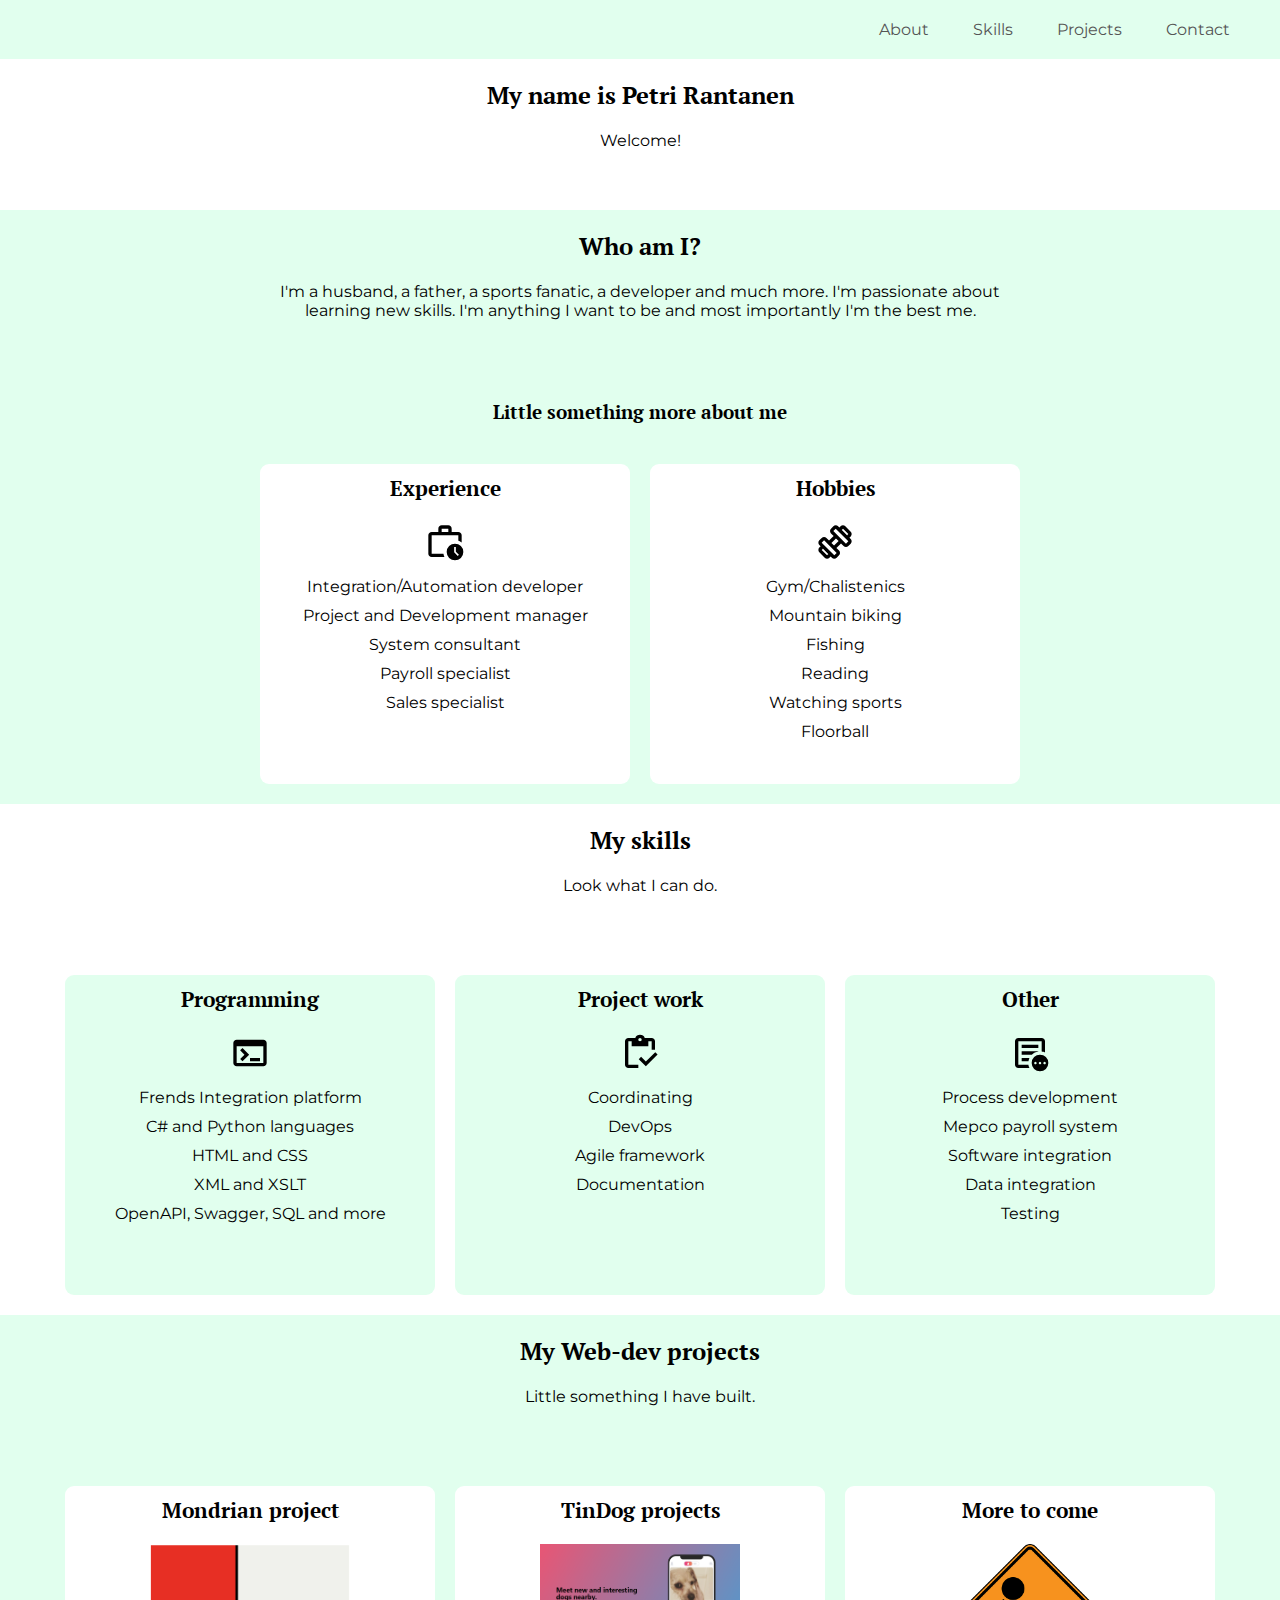
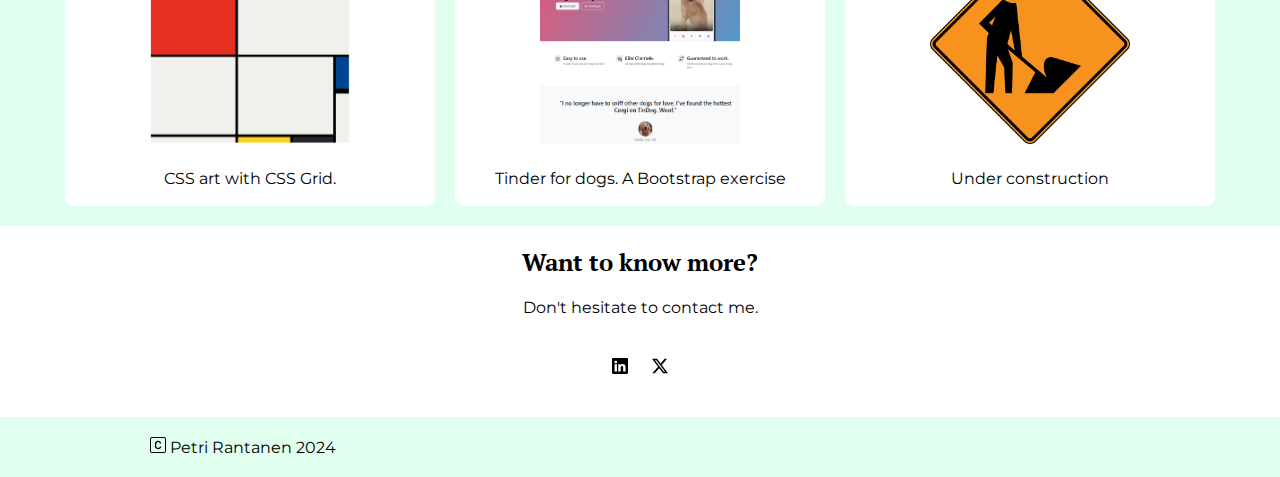
<file: index.html>
<!DOCTYPE html>
<html lang="en">
<head>
    <meta charset="UTF-8">
    <meta name="viewport" content="width=device-width, initial-scale=1.0">
    <title>PR Capstone2</title>
    <link rel="preconnect" href="https://fonts.googleapis.com">
    <link rel="preconnect" href="https://fonts.gstatic.com" crossorigin>
    <link href="https://fonts.googleapis.com/css2?family=PT+Serif:ital,wght@0,400;0,700;1,400;1,700&display=swap" rel="stylesheet">
    <link href="https://fonts.googleapis.com/css2?family=Montserrat:ital,wght@0,100..900;1,100..900&family=PT+Serif:ital,wght@0,400;0,700;1,400;1,700&display=swap" rel="stylesheet">
    <link rel="stylesheet" href="./css/styles.css">
</head>
<body>
    <section id="navbar" class="montserrat-regular">
        <div class="nav-container">
            <ul class="nav">
                <li class="nav-item"><a href="#about" class="nav-link">About</a></li>
                <li class="nav-item"><a href="#skills" class="nav-link">Skills</a></li>
                <li class="nav-item"><a href="#projects" class="nav-link">Projects</a></li>
                <li class="nav-item"><a href="#contact" class="nav-link">Contact</a></li>
            </ul>
        </div>
    </section>
    <section id="title" class="pt-serif-regular white-class">
        <div class="centered-container white-class">
            <h2 class="white-class">My name is Petri Rantanen</h2>
            <p class="montserrat-regular basic-text white-class">Welcome!</p>
        </div>
    </section>
    <section id="about" class="pt-serif-regular">
        <div class="centered-container">
            <h2>Who am I?</h2>
            <p class="montserrat-regular basic-text">I'm a husband, a father, a sports fanatic, a developer and much more. 
                I'm passionate about learning new skills. I'm anything I want to be and most importantly I'm the best me.</p>
        </div>
        <div class="centered-container">
            <h3>Little something more about me</h3>
        </div>
        <div class="card-container">
            <div class="card white-class">
                <div class="card-title white-class">Experience</div>
                <svg class="white-class" xmlns="http://www.w3.org/2000/svg" height="40" viewBox="0 -960 960 960" width="40"><path d="M160-200v-440 440-15 15Zm0 80q-33 0-56.5-23.5T80-200v-440q0-33 23.5-56.5T160-720h160v-80q0-33 23.5-56.5T400-880h160q33 0 56.5 23.5T640-800v80h160q33 0 56.5 23.5T880-640v171q-18-13-38-22.5T800-508v-132H160v440h283q3 21 9 41t15 39H160Zm240-600h160v-80H400v80ZM720-40q-83 0-141.5-58.5T520-240q0-83 58.5-141.5T720-440q83 0 141.5 58.5T920-240q0 83-58.5 141.5T720-40Zm20-208v-112h-40v128l86 86 28-28-74-74Z"/></svg>
                <div class="card-features montserrat-regular">
                    <ul class="white-class">
                        <li class="white-class">Integration/Automation developer</li>
                        <li class="white-class">Project and Development manager</li>
                        <li class="white-class">System consultant</li>
                        <li class="white-class">Payroll specialist</li>
                        <li class="white-class">Sales specialist</li>
                    </ul>
                </div>
            </div>
            <div class="card white-class">
                <div class="card-title white-class">Hobbies</div>
                <svg class="white-class" xmlns="http://www.w3.org/2000/svg" height="40" viewBox="0 -960 960 960" width="40"><path d="m826-585-56-56 30-31-128-128-31 30-57-57 30-31q23-23 57-22.5t57 23.5l129 129q23 23 23 56.5T857-615l-31 30ZM346-104q-23 23-56.5 23T233-104L104-233q-23-23-23-56.5t23-56.5l30-30 57 57-31 30 129 129 30-31 57 57-30 30Zm397-336 57-57-303-303-57 57 303 303ZM463-160l57-58-302-302-58 57 303 303Zm-6-234 110-109-64-64-109 110 63 63Zm63 290q-23 23-57 23t-57-23L104-406q-23-23-23-57t23-57l57-57q23-23 56.5-23t56.5 23l63 63 110-110-63-62q-23-23-23-57t23-57l57-57q23-23 56.5-23t56.5 23l303 303q23 23 23 56.5T857-441l-57 57q-23 23-57 23t-57-23l-62-63-110 110 63 63q23 23 23 56.5T577-161l-57 57Z"/></svg>
                <div class="card-features montserrat-regular">
                    <ul class="white-class">
                        <li class="white-class">Gym/Chalistenics</li>
                        <li class="white-class">Mountain biking</li>
                        <li class="white-class">Fishing</li>
                        <li class="white-class">Reading</li>
                        <li class="white-class">Watching sports</li>
                        <li class="white-class">Floorball</li>
                    </ul>
                </div>
            </div>
        </div>
    </section>
    <section id="skills" class="pt-serif-regular white-class">
        <div class="centered-container white-class">
            <h2 class="white-class">My skills</h2>
            <p class="montserrat-regular basic-text white-class">Look what I can do.</p>
        </div>
        <div class="card-container white-class">
            <div class="card">
                <div class="card-title">Programming</div>
                <svg xmlns="http://www.w3.org/2000/svg" height="40" viewBox="0 -960 960 960" width="40"><path d="M160-160q-33 0-56.5-23.5T80-240v-480q0-33 23.5-56.5T160-800h640q33 0 56.5 23.5T880-720v480q0 33-23.5 56.5T800-160H160Zm0-80h640v-400H160v400Zm140-40-56-56 103-104-104-104 57-56 160 160-160 160Zm180 0v-80h240v80H480Z"/></svg>
                <div class="card-features montserrat-regular">
                    <ul>
                        <li>Frends Integration platform</li>
                        <li>C# and Python languages</li>
                        <li>HTML and CSS </li>
                        <li>XML and XSLT</li>
                        <li>OpenAPI, Swagger, SQL and more</li>
                    </ul>
                </div>
            </div>
            <div class="card">
                <div class="card-title">Project work</div>
                <svg xmlns="http://www.w3.org/2000/svg" height="40" viewBox="0 -960 960 960" width="40"><path d="M620-163 450-333l56-56 114 114 226-226 56 56-282 282Zm220-397h-80v-200h-80v120H280v-120h-80v560h240v80H200q-33 0-56.5-23.5T120-200v-560q0-33 23.5-56.5T200-840h167q11-35 43-57.5t70-22.5q40 0 71.5 22.5T594-840h166q33 0 56.5 23.5T840-760v200ZM480-760q17 0 28.5-11.5T520-800q0-17-11.5-28.5T480-840q-17 0-28.5 11.5T440-800q0 17 11.5 28.5T480-760Z"/></svg>
                <div class="card-features montserrat-regular">
                    <ul>
                        <li>Coordinating</li>
                        <li>DevOps</li>
                        <li>Agile framework</li>
                        <li>Documentation</li>
                    </ul>
                </div>
            </div>
            <div class="card">
                <div class="card-title">Other</div>
                <svg xmlns="http://www.w3.org/2000/svg" height="40" viewBox="0 -960 960 960" width="40"><path d="M610-210q12 0 21-9t9-21q0-12-9-21t-21-9q-12 0-21 9t-9 21q0 12 9 21t21 9Zm110 0q12 0 21-9t9-21q0-12-9-21t-21-9q-12 0-21 9t-9 21q0 12 9 21t21 9Zm110 0q12 0 21-9t9-21q0-12-9-21t-21-9q-12 0-21 9t-9 21q0 12 9 21t21 9Zm-630 90q-33 0-56.5-23.5T120-200v-560q0-33 23.5-56.5T200-840h560q33 0 56.5 23.5T840-760v268q-19-9-39-15.5t-41-9.5v-243H200v560h242q3 22 9.5 42t15.5 38H200Zm0-120v40-560 243-3 280Zm80-40h163q3-21 9.5-41t14.5-39H280v80Zm0-160h244q32-30 71.5-50t84.5-27v-3H280v80Zm0-160h400v-80H280v80ZM720-40q-83 0-141.5-58.5T520-240q0-83 58.5-141.5T720-440q83 0 141.5 58.5T920-240q0 83-58.5 141.5T720-40Z"/></svg>
                <div class="card-features montserrat-regular">
                    <ul>
                        <li>Process development</li>
                        <li>Mepco payroll system</li>
                        <li>Software integration</li>
                        <li>Data integration</li>
                        <li>Testing</li>
                    </ul>
                </div>
            </div>
        </div>
    </section>
    <section id="projects" class="pt-serif-regular">
        <div class="centered-container">
            <h2>My Web-dev projects</h2>
            <p class="basic-text montserrat-regular">Little something I have built.</p>
        </div>
        <div class="card-container">
            <div class="card white-class">
                <div class="card-title white-class">Mondrian project</div>
                <a class="white-class" href="./projects/mondrian.html">
                    <img src="./images/mondrian.PNG" alt="image of web page"/>
                </a>
                <p class="white-class montserrat-regular">CSS art with CSS Grid.</p>
            </div>
            <div class="card white-class">
                <div class="card-title white-class">TinDog projects</div>
                <a class="white-class" href="./projects/tindog.html">
                    <img src="./images/tindog.PNG" alt="image of web page"/>
                </a>
                <p class="white-class montserrat-regular">Tinder for dogs. A Bootstrap exercise</p>
            </div>
            <div class="card white-class">
                <div class="card-title white-class">More to come</div>
                <img class="white-class" src="./images/work-98936_640.png" alt="image of web page"/>
                <p class="white-class montserrat-regular">Under construction</p>
            </div>
        </div>
    </section>
    <section id="contact" class="pt-serif-regular white-class">
        <div class="centered-container white-class">
            <h2 class="white-class">Want to know more?</h2>
            <p class="montserrat-regular basic-text white-class">Don't hesitate to contact me.</p>
            <ul class="contact-nav white-class">
                <li class="contact-item white-class"><a class="white-class" href="https://www.linkedin.com/in/petri-rantanen-02881737/"><img class="white-class" src="./images/linkedin.svg" alt="linkedin icon"></a></li>
                <li class="contact-item white-class"><a class="white-class" href="https://twitter.com/rantanen_petri"><img class="white-class" src="./images/twitter-x.svg" alt="twitter-x icon"></a></li>
            </ul>
        </div>
    </section>
    <section id="footer" class="montserrat-regular">
        <div class="footer-container">
            <p class="footer-para"><img src="./images/c-square.svg" alt="copyright icon"> Petri Rantanen 2024</p>
        </div>
    </section>
</body>
</html>
</file>
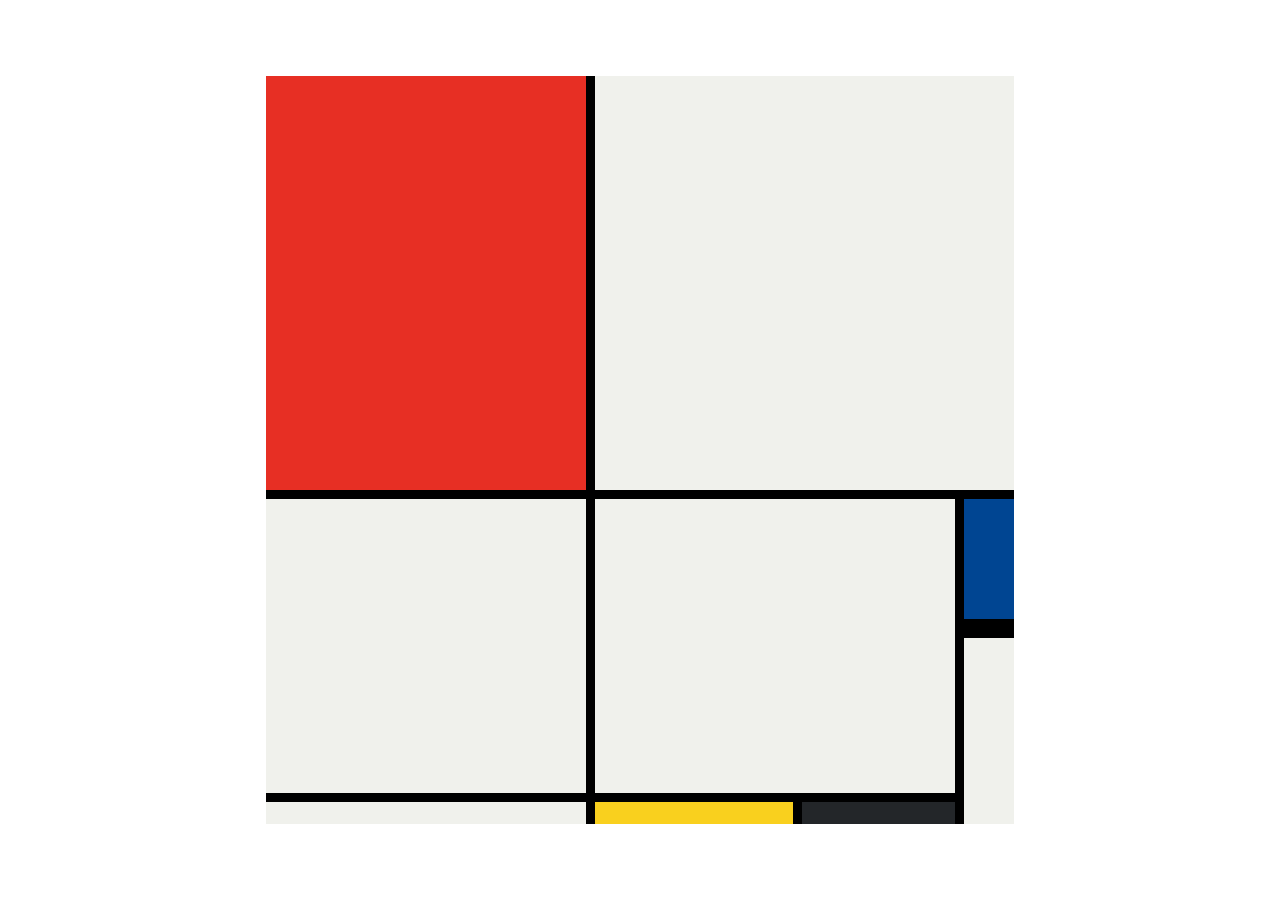
<file: projects/mondrian.html>
<!DOCTYPE html>
<html lang="en">

<head>
  <meta charset="UTF-8">
  <meta name="viewport" content="width=device-width, initial-scale=1.0">
  <title>Mondrian Project</title>
  <style>
    /* 
    Write your CSS here 
    Gap Colour: #000
    White: #F0F1EC
    Red: #E72F24
    Black: #232629
    Blue: #004592
    Yellow: #F9D01E

    For dimensions, see dimensions.png image.
    HINT: Remember you can't change the properties of grid lines.
    But grid lines are transparent!
    */
    body {
      display: flex;
      justify-content: center;
      align-items: center;
      height: 100vh;
      margin: 0;
      padding: 0;
    }

    .container {
      background-color: #000;
      height: 748px;
      width: 748px;
      display: grid;
      grid-template-columns: 320px 198px 153px 50px;
      grid-template-rows: 414px 130px 155px 22px;
      gap: 9px;
    }

    .item {
      background-color: #F0F1EC;
    }

    .one {
      background-color: #E72F24;
    }

    .two {
      grid-column: span 3;
    }

    .three {
      grid-row: span 2;
    }

    .four {
      grid-column: span 2;
      grid-row: span 2;
    }

    .five {
      background-color: #004592;
      border-bottom: 10px solid black;
    }

    .six {
      grid-row: span 2;
    }

    .eight {
      background-color: #F9D01E;
    }

    .nine {
      background-color: #232629;
    }


  </style>
</head>

<body>
  <!-- Write your HTML here -->
  <div class="container">
    <div class="item one"></div>
    <div class="item two"></div>
    <div class="item three"></div>
    <div class="item four"></div>
    <div class="item five"></div>
    <div class="item six"></div>
    <div class="item seven"></div>
    <div class="item eight"></div>
    <div class="item nine"></div>
  </div>
</body>

</html>
</file>
<file: css/styles.css>
* {
    margin: 0;
    padding: 0;
    background-color: #E1FFEE;
}

.white-class {
    background-color: white;
}

li {
    list-style: none;
}

.pt-serif-regular {
    font-family: "PT Serif", serif;
    font-weight: 400;
    font-style: normal;
  }
  
.pt-serif-bold {
    font-family: "PT Serif", serif;
    font-weight: 700;
    font-style: normal;
  }

.montserrat-regular {
    font-family: "Montserrat", sans-serif;
    font-optical-sizing: auto;
    font-weight: 400;
    font-style: normal;
  }

.nav-container {
    display: flex;
    justify-content: flex-end;
    align-items: center;
    padding: 20px 30px;
}

.nav li {
    display: inline-block;
    padding: 0 20px;
}

.nav a {
    text-decoration: none;
    color: #555;
    transition: all 0.3s ease 0s;
}

.nav a:hover {
    text-decoration: underline;
}

.card-container {
    display: flex;
    justify-content: center;
    align-items: center;
    gap: 20px;
    text-align: center;
    padding-top: 20px;
    padding-bottom: 20px;
  }

.card {
    border-radius: 9px;
    flex: 1;
    max-width: 350px;
    min-width: 250px;
    padding: 10px;
    min-height: 300px;
  }

.card img {
    width: 200px;
    height: 200px;
    margin-bottom: 20px;
}

.card ul {
    padding-top: 10px;
}

.card li {
    padding-bottom: 10px;
}

.card-title {
    font-size: 1.3rem;
    font-weight: bolder;
    margin-bottom: 20px;
  }

.card-features {
    padding: 0;
    margin: 0;
  }

.centered-container {
    display: flex;
    flex-direction: column;
    justify-content: center;
    align-items: center;
    padding: 20px;
}

.basic-text {
    text-align: center;
    padding-top: 20px;
    padding-bottom: 40px;
    width: 60%;
}

.contact-nav li {
    display: inline-block;
    padding: 0 10px;
}

.contact-item {
    height: 40px;
    width: auto;
}

.contact-item:hover {
    transform: scale(1.2);
}

.footer-container {
    display: flex;
    justify-content: flex-end;
    align-items: center;
    flex-wrap: wrap;
    padding: 20px 150px;
}

.footer-para {
    margin-right: auto;
}

@media (max-width: 1024px) {
    .card-container {
      flex-direction: column;
    }

  }
</file>
